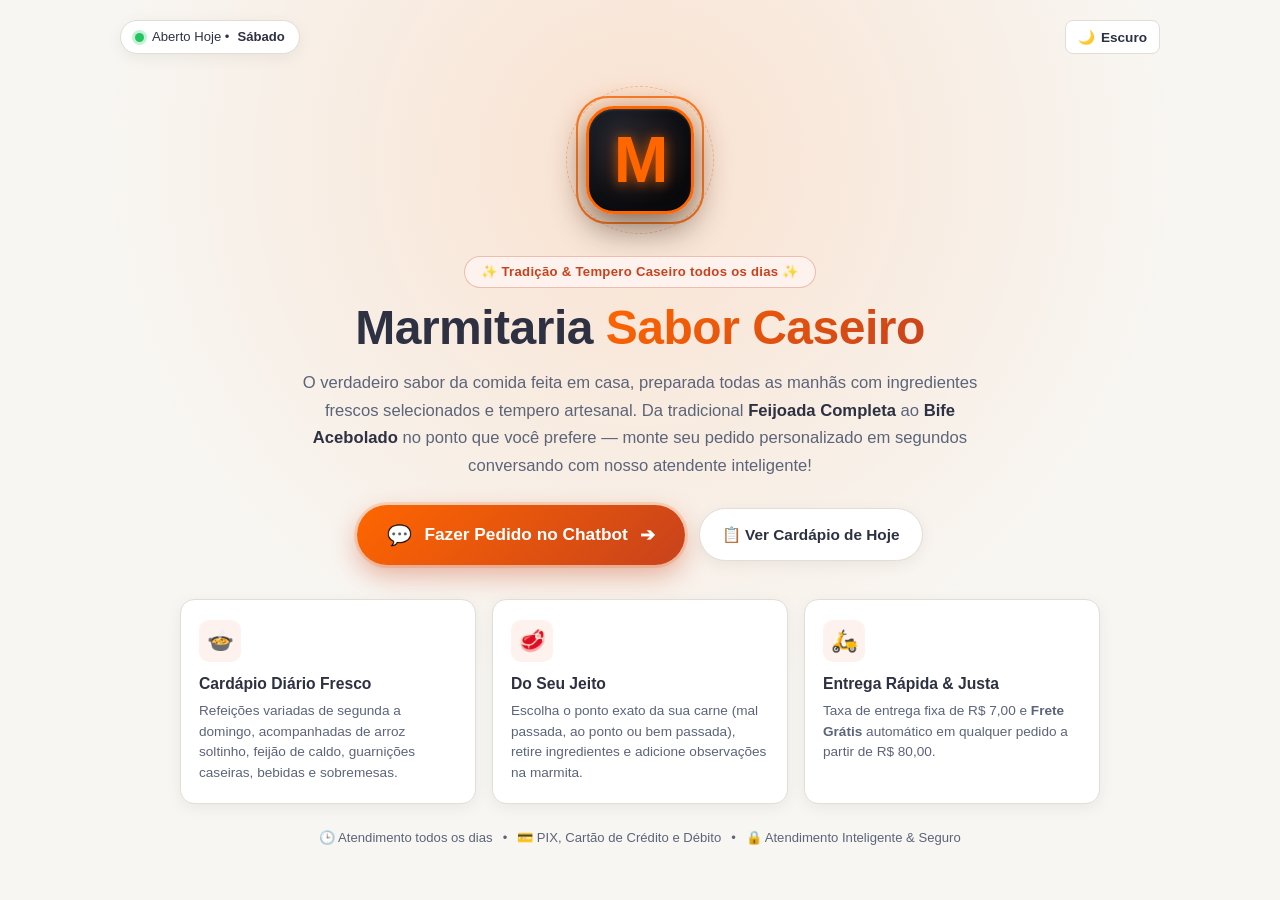
<file: index.html>
<!DOCTYPE html>
<html lang="pt-BR">

<head>
  <meta charset="UTF-8">
  <meta name="viewport" content="width=device-width, initial-scale=1.0">
  <title>Marmitaria Sabor Caseiro - Pedidos Online</title>

  <!-- Content Security Policy estrita para proteção no navegador -->
  <meta http-equiv="Content-Security-Policy"
    content="default-src 'self'; script-src 'self'; style-src 'self' 'unsafe-inline'; connect-src 'self' https://generativelanguage.googleapis.com; img-src 'self' data:; font-src 'self';">

  <link rel="stylesheet" href="styles.css">
  <link rel="icon"
    href="data:image/svg+xml,<svg xmlns=%22http://www.w3.org/2000/svg%22 viewBox=%220 0 100 100%22><rect width=%22100%22 height=%22100%22 rx=%2222%22 fill=%22%23111111%22/><text x=%2250%25%22 y=%2254%25%22 font-family=%22system-ui, -apple-system, sans-serif%22 font-weight=%22900%22 font-size=%2268%22 fill=%22%23ff6600%22 text-anchor=%22middle%22 dominant-baseline=%22central%22>M</text></svg>">
</head>

<body>

  <!-- ========================================================
       TELA INICIAL DE APRESENTAÇÃO (LANDING PAGE)
       ======================================================== -->
  <section id="tela-inicial" class="tela-inicial" aria-label="Apresentação da Marmitaria Sabor Caseiro">
    <!-- Barra superior discreta da Tela Inicial -->
    <div class="tela-inicial-topo">
      <span class="selo-funcionamento">
        <span class="ponto-online" aria-hidden="true"></span>
        Aberto Hoje • <strong id="dia-hoje-inicial">Cardápio Fresquinho</strong>
      </span>

      <button id="btn-toggle-tema-inicial" class="btn-icone" type="button" aria-label="Alternar modo escuro ou claro" title="Alternar Modo Escuro / Claro">
        <span id="icone-tema-inicial">🌙</span>
        <span id="texto-tema-inicial">Escuro</span>
      </button>
    </div>

    <!-- Conteúdo Central da Apresentação -->
    <div class="tela-inicial-conteudo">

      <!-- Animação de Apresentação da Logo (M Laranja no Fundo Preto) -->
      <div class="logo-apresentacao-palco" aria-hidden="true">
        <div class="anel-pulso anel-pulso-1"></div>
        <div class="anel-pulso anel-pulso-2"></div>
        <div class="anel-orbita"></div>
        <div class="logo-hero-card">
          <span class="logo-hero-letra">M</span>
        </div>
      </div>

      <span class="badge-subtitulo-hero">✨ Tradição &amp; Tempero Caseiro todos os dias ✨</span>

      <h1 class="titulo-hero">
        Marmitaria <span class="destaque-laranja">Sabor Caseiro</span>
      </h1>

      <p class="descricao-hero">
        O verdadeiro sabor da comida feita em casa, preparada todas as manhãs com ingredientes frescos selecionados e tempero artesanal. Da tradicional <strong>Feijoada Completa</strong> ao <strong>Bife Acebolado</strong> no ponto que você prefere — monte seu pedido personalizado em segundos conversando com nosso atendente inteligente!
      </p>

      <!-- Botões de Ação (Link para a Tela do Chatbot) -->
      <div class="acoes-hero">
        <a href="#chat" id="btn-ir-chatbot" class="btn-cta-chatbot" role="button">
          <span class="cta-icone" aria-hidden="true">💬</span>
          <span>Fazer Pedido no Chatbot</span>
          <span class="cta-seta" aria-hidden="true">➔</span>
        </a>

        <a href="#cardapio" id="btn-ir-cardapio-inicial" class="btn-cta-secundario" role="button">
          <span>📋 Ver Cardápio de Hoje</span>
        </a>
      </div>

      <!-- Cards Descritivos dos Diferenciais da Marmitaria -->
      <div class="grade-diferenciais">
        <article class="card-diferencial">
          <div class="icone-diferencial" aria-hidden="true">🍲</div>
          <h3>Cardápio Diário Fresco</h3>
          <p>Refeições variadas de segunda a domingo, acompanhadas de arroz soltinho, feijão de caldo, guarnições caseiras, bebidas e sobremesas.</p>
        </article>

        <article class="card-diferencial">
          <div class="icone-diferencial" aria-hidden="true">🥩</div>
          <h3>Do Seu Jeito</h3>
          <p>Escolha o ponto exato da sua carne (mal passada, ao ponto ou bem passada), retire ingredientes e adicione observações na marmita.</p>
        </article>

        <article class="card-diferencial">
          <div class="icone-diferencial" aria-hidden="true">🛵</div>
          <h3>Entrega Rápida &amp; Justa</h3>
          <p>Taxa de entrega fixa de R$ 7,00 e <strong>Frete Grátis</strong> automático em qualquer pedido a partir de R$ 80,00.</p>
        </article>
      </div>

      <!-- Rodapé Informativo da Tela Inicial -->
      <div class="faixa-info-hero">
        <span>🕒 Atendimento todos os dias</span>
        <span>•</span>
        <span>💳 PIX, Cartão de Crédito e Débito</span>
        <span>•</span>
        <span>🔒 Atendimento Inteligente &amp; Seguro</span>
      </div>

    </div>
  </section>

  <!-- ========================================================
       TELA DO CHATBOT DE ATENDIMENTO
       ======================================================== -->
  <div id="tela-chatbot" class="tela-chatbot oculta">

  <!-- Cabeçalho Principal -->
  <header class="cabecalho-app" role="banner">
    <a href="#inicio" id="link-marca-inicio" class="marca-container" title="Voltar para a Tela Inicial" style="text-decoration: none; color: inherit;">
      <div class="marca-logo" aria-hidden="true">
        <span class="logo-letra-m">M</span>
      </div>
      <div class="marca-titulos">
        <h1>Marmitaria Sabor Caseiro</h1>
        <p>Almoço caseiro fresquinho todos os dias</p>
      </div>
    </a>

    <div class="cabecalho-acoes">
      <a href="#inicio" id="btn-voltar-inicio" class="btn-icone" title="Voltar para a Tela Inicial de Apresentação" style="text-decoration: none;">
        <span>🏠 Início</span>
      </a>

      <span id="status-api-badge" class="status-badge pendente" title="Status de conexão com a API Gemini">Chave
        Pendente</span>

      <button id="btn-toggle-tema" class="btn-icone" aria-label="Alternar modo escuro ou claro" title="Alternar Modo Escuro / Claro">
        <span id="icone-tema">🌙</span>
        <span id="texto-tema">Escuro</span>
      </button>

      <button id="btn-toggle-painel" class="btn-icone" aria-label="Abrir ou fechar carrinho de compras" title="Ver Carrinho de Compras">
        <span>🛒 Carrinho</span>
        <span id="badge-contador-carrinho" class="badge-contador" style="display: none;">0</span>
      </button>

      <button id="btn-abrir-config" class="btn-icone" aria-label="Abrir configurações de API">
        <span>⚙️ Config</span>
      </button>
    </div>
  </header>

  <!-- Banner de Aviso caso API Key não esteja configurada -->
  <div id="alerta-sem-chave" class="banner-alerta" role="alert">
    ⚠️ <strong>Atenção:</strong> Nenhuma API Key informada. Clique aqui para configurar sua chave do Gemini e conversar
    com o atendente.
  </div>

  <!-- Layout Principal da Aplicação -->
  <main class="conteudo-principal">

    <!-- Seção do Chat -->
    <section class="area-chat" aria-label="Chat de Atendimento">

      <!-- Barra de Atalhos Rápidos com Botão de Cardápio Destacado à Direita (abaixo de Carrinho e Config) -->
      <nav class="barra-atalhos" aria-label="Ações rápidas">
        <div class="atalhos-scroll">
          <button id="btn-atalho-carrinho" class="btn-atalho" type="button">🛍️ Ver meu pedido</button>
          <button id="btn-atalho-limpar" class="btn-atalho" type="button">🔄 Limpar conversa</button>
          <a href="tests.html" class="btn-atalho" style="text-decoration: none; color: inherit;" target="_blank">🛡️ Painel de Testes Guardrails</a>
        </div>

        <!-- Botão destacado do Cardápio posicionado no canto superior direito abaixo do Carrinho e Config -->
        <button id="btn-abrir-cardapio-topo" class="btn-cardapio-destaque" type="button" aria-label="Abrir cardápio do dia" title="Abrir Cardápio do Dia">
          <span class="icone-cardapio-destaque">📋</span>
          <span class="texto-cardapio-destaque">Cardápio do Dia</span>
        </button>
      </nav>

      <!-- Mensagens da Conversa -->
      <div id="chat-mensagens" class="mensagens-container" role="log" aria-live="polite" aria-atomic="false">
        <!-- As mensagens serão inseridas via JavaScript com textContent seguro -->
      </div>

      <!-- Indicador de Digitando -->
      <div id="indicador-digitando" class="indicador-digitando" aria-live="polite">
        <span class="bolinha"></span>
        <span class="bolinha"></span>
        <span class="bolinha"></span>
        <span class="texto-digitando">Atendente digitando...</span>
      </div>

      <!-- Formulário de Envio -->
      <footer class="area-entrada">
        <form id="form-chat" class="form-chat" autocomplete="off">
          <label for="input-mensagem" class="sr-only"
            style="position: absolute; width: 1px; height: 1px; padding: 0; margin: -1px; overflow: hidden; clip: rect(0,0,0,0); border: 0;">Sua
            mensagem</label>
          <input type="text" id="input-mensagem" class="input-mensagem"
            placeholder="Ex.: Quero 2 marmitas de bife sem cebola e um suco de laranja..." maxlength="500" required>
          <button type="submit" id="btn-enviar" class="btn-enviar" aria-label="Enviar mensagem">
            <span>Enviar</span>
            <span aria-hidden="true">➔</span>
          </button>
        </form>
      </footer>
    </section>

    <!-- Fundo escurecido ao abrir o painel lateral -->
    <div id="painel-backdrop" class="painel-backdrop" aria-hidden="true"></div>

    <!-- Painel Lateral: Cardápio e Carrinho em Tempo Real -->
    <aside id="painel-lateral" class="painel-lateral" aria-label="Cardápio do dia e Carrinho de compras">
      <div class="painel-topo">
        <div class="abas-navegacao" role="tablist">
          <button id="aba-btn-carrinho" class="aba-btn ativa" role="tab" aria-selected="true"
            aria-controls="aba-conteudo-carrinho">
            🛍️ Carrinho
          </button>
          <button id="aba-btn-cardapio" class="aba-btn" role="tab" aria-selected="false"
            aria-controls="aba-conteudo-cardapio">
            📋 Cardápio
          </button>
        </div>
        <button id="btn-fechar-painel" class="btn-fechar-painel" aria-label="Fechar painel lateral">✕</button>
      </div>

      <div class="painel-conteudo">
        <!-- Conteúdo Carrinho -->
        <div id="aba-conteudo-carrinho" class="aba-conteudo ativo" role="tabpanel">
          <div id="carrinho-vazio-aviso" class="carrinho-vazio-aviso">
            <p>Seu carrinho está vazio.</p>
            <p style="margin-top: 6px; font-size: 0.8rem;">Peça pelo chat ou clique em "+ Pedir" na aba Cardápio!</p>
          </div>

          <div id="lista-itens-carrinho" class="lista-itens-carrinho"></div>

          <div id="carrinho-totais-container" class="carrinho-totais-container" style="display: none;">
            <div class="linha-total">
              <span>Subtotal dos itens:</span>
              <strong id="resumo-subtotal">R$ 0,00</strong>
            </div>
            <div class="linha-total">
              <span>Taxa de Entrega:</span>
              <strong id="resumo-frete">R$ 7,00</strong>
            </div>
            <div class="linha-total destaque">
              <span>Total a pagar:</span>
              <strong id="resumo-total">R$ 0,00</strong>
            </div>
            <div id="aviso-frete-gratis" class="aviso-frete-gratis" style="display: none;"></div>
          </div>
        </div>

        <!-- Conteúdo Cardápio -->
        <div id="aba-conteudo-cardapio" class="aba-conteudo" role="tabpanel">
          <div class="cabecalho-cardapio-dia">
            Pratos disponíveis hoje (<span id="nome-dia-cardapio"></span>)
          </div>
          <div id="lista-cardapio" class="lista-cardapio"></div>
        </div>
      </div>
    </aside>

  </main>
  </div><!-- Fim de #tela-chatbot -->

  <!-- Modal de Configurações da API Key -->
  <div id="modal-config" class="modal-overlay" role="dialog" aria-modal="true" aria-labelledby="modal-config-titulo">
    <div class="modal-card">
      <div class="modal-cabecalho">
        <h3 id="modal-config-titulo">⚙️ Configurações da API Gemini</h3>
        <button id="btn-fechar-config" class="btn-fechar-modal" aria-label="Fechar configurações">✕</button>
      </div>

      <form id="form-config">
        <div class="modal-corpo">
          <div class="aviso-seguranca-box">
            🔒 <strong>100% Client-Side &amp; Sem Servidor:</strong> Esta aplicação roda inteiramente no seu navegador.
            Nenhuma chave de API é enviada para servidores próprios nem salva em repositórios.
          </div>

          <div class="form-grupo">
            <label for="input-api-key">API Key do Google Gemini:</label>
            <input type="password" id="input-api-key" class="input-config" placeholder="Cole sua chave AIzaSy..."
              required>
            <span class="ajuda-texto">
              Obtenha gratuitamente no <a href="https://aistudio.google.com/app/apikey" target="_blank"
                rel="noopener noreferrer">Google AI Studio</a>.
            </span>
          </div>

          <div class="form-grupo">
            <label for="select-modelo">Modelo LLM:</label>
            <select id="select-modelo" class="select-config">
              <option value="gemini-2.0-flash" selected>gemini-2.0-flash (Recomendado - Sem fila e estável)</option>
              <option value="gemini-2.5-flash-lite">gemini-2.5-flash-lite (Leve e Econômico)</option>
              <option value="gemini-1.5-flash">gemini-1.5-flash (Versão Estável)</option>
              <option value="gemini-3.8-flash">gemini-3.8-flash (Preview - Sujeito a fila no Google)</option>
              <option value="demo-simulado">demo-simulado (Modo Demonstração Offline)</option>
            </select>
          </div>

          <div class="form-grupo">
            <label class="checkbox-grupo">
              <input type="checkbox" id="check-lembrar-chave">
              <span>Lembrar neste navegador (Salvar em localStorage)</span>
            </label>
            <span class="ajuda-texto" style="margin-left: 24px;">
              ⚠️ <em>Por padrão, a chave fica apenas em <code>sessionStorage</code> (apagada ao fechar a aba). Marque
                apenas se estiver em seu computador pessoal.</em>
            </span>
          </div>
        </div>

        <div class="modal-rodape" style="display: flex; justify-content: space-between; align-items: center; flex-wrap: wrap; gap: 8px;">
          <button type="button" id="btn-usar-demo" class="btn-secundario" style="background-color: #f0fdf4; color: #166534; border-color: #bbf7d0;">💡 Usar Modo Demo (Sem Chave)</button>
          <div style="display: flex; gap: 8px;">
            <button type="button" id="btn-cancelar-config" class="btn-secundario">Cancelar</button>
            <button type="submit" class="btn-primario">Salvar Configurações</button>
          </div>
        </div>
      </form>
    </div>
  </div>

  <!-- Toast de Notificações -->
  <div id="toast-notificacao" class="toast-notificacao" role="status" aria-live="polite"></div>

  <!-- Scripts ES Modules -->
  <script type="module" src="src/app.js"></script>
</body>

</html>
</file>
<file: styles.css>
/**
 * styles.css - Identidade visual moderna, responsiva e acessível
 * Marmitaria Sabor Caseiro
 */

:root {
  --cor-primaria: #c8421c;
  --cor-primaria-hover: #a83312;
  --cor-primaria-suave: #fdf2ee;
  --cor-secundaria: #2e7d32;
  --cor-secundaria-hover: #1b5e20;
  --cor-fundo: #f8f6f2;
  --cor-superficie: #ffffff;
  --cor-texto: #2d3142;
  --cor-texto-suave: #5c6479;
  --cor-borda: #e2ddd5;
  --cor-balao-usuario: #c8421c;
  --cor-balao-usuario-texto: #ffffff;
  --cor-balao-agente: #ffffff;
  --cor-balao-agente-texto: #2d3142;
  --cor-destaque-amarelo: #fef9e7;
  --cor-destaque-borda: #f7dc6f;
  --cor-alerta: #b71c1c;
  --cor-alerta-fundo: #ffebee;
  --cor-sucesso: #2e7d32;
  --raio-borda-sm: 8px;
  --raio-borda-md: 14px;
  --raio-borda-lg: 20px;
  --sombra-card: 0 4px 16px rgba(0, 0, 0, 0.06);
  --sombra-elevada: 0 10px 30px rgba(0, 0, 0, 0.12);
  --transicao-suave: all 0.25s ease;
}

* {
  box-sizing: border-box;
  margin: 0;
  padding: 0;
}

body {
  font-family: -apple-system, BlinkMacSystemFont, 'Segoe UI', Roboto, Helvetica, Arial, sans-serif;
  background-color: var(--cor-fundo);
  color: var(--cor-texto);
  line-height: 1.5;
  height: 100vh;
  display: flex;
  flex-direction: column;
  overflow: hidden;
}

/* Header Principal */
.cabecalho-app {
  background-color: var(--cor-superficie);
  border-bottom: 1px solid var(--cor-borda);
  padding: 10px 20px;
  display: flex;
  justify-content: space-between;
  align-items: center;
  z-index: 10;
  flex-shrink: 0;
}

.marca-container {
  display: flex;
  align-items: center;
  gap: 12px;
}

.marca-logo {
  background-color: #0d0e12;
  border: 2px solid #ff6600;
  width: 44px;
  height: 44px;
  display: flex;
  align-items: center;
  justify-content: center;
  border-radius: var(--raio-borda-md);
  box-shadow: 0 2px 10px rgba(0, 0, 0, 0.35);
  flex-shrink: 0;
  transition: transform 0.2s ease;
}

.marca-logo:hover {
  transform: scale(1.05);
}

.marca-logo .logo-letra-m {
  color: #ff6600;
  font-family: -apple-system, BlinkMacSystemFont, 'Segoe UI', Roboto, Helvetica, Arial, sans-serif;
  font-weight: 900;
  font-size: 1.65rem;
  line-height: 1;
  letter-spacing: -0.5px;
  user-select: none;
  text-shadow: 0 1px 4px rgba(255, 102, 0, 0.35);
}

.marca-titulos h1 {
  font-size: 1.15rem;
  font-weight: 700;
  color: var(--cor-primaria);
  line-height: 1.2;
}

.marca-titulos p {
  font-size: 0.8rem;
  color: var(--cor-texto-suave);
}

.cabecalho-acoes {
  display: flex;
  align-items: center;
  gap: 10px;
}

.status-badge {
  font-size: 0.75rem;
  font-weight: 600;
  padding: 4px 10px;
  border-radius: 20px;
  display: inline-flex;
  align-items: center;
  gap: 6px;
}

.status-badge.conectada {
  background-color: #e8f5e9;
  color: var(--cor-secundaria);
  border: 1px solid #c8e6c9;
}

.status-badge.conectada::before {
  content: '';
  width: 8px;
  height: 8px;
  border-radius: 50%;
  background-color: var(--cor-secundaria);
}

.status-badge.pendente {
  background-color: var(--cor-alerta-fundo);
  color: var(--cor-alerta);
  border: 1px solid #ffcdd2;
}

.status-badge.pendente::before {
  content: '';
  width: 8px;
  height: 8px;
  border-radius: 50%;
  background-color: var(--cor-alerta);
}

.btn-icone {
  background: var(--cor-superficie);
  border: 1px solid var(--cor-borda);
  border-radius: var(--raio-borda-sm);
  padding: 8px 12px;
  cursor: pointer;
  display: inline-flex;
  align-items: center;
  gap: 6px;
  font-size: 0.85rem;
  font-weight: 600;
  color: var(--cor-texto);
  transition: var(--transicao-suave);
  position: relative;
}

.btn-icone:hover {
  background-color: #f1ede8;
}

.badge-contador {
  background-color: var(--cor-primaria);
  color: white;
  border-radius: 12px;
  padding: 2px 7px;
  font-size: 0.7rem;
  font-weight: bold;
}

/* Banner de Alerta Sem Chave */
.banner-alerta {
  background-color: #fff3cd;
  color: #856404;
  border-bottom: 1px solid #ffeeba;
  padding: 8px 16px;
  font-size: 0.85rem;
  text-align: center;
  cursor: pointer;
  transition: var(--transicao-suave);
}

.banner-alerta:hover {
  background-color: #ffe8a1;
}

/* Layout Principal */
.conteudo-principal {
  flex: 1;
  display: flex;
  overflow: hidden;
  position: relative;
}

/* Área de Chat */
.area-chat {
  flex: 1;
  display: flex;
  flex-direction: column;
  height: 100%;
  background-color: var(--cor-fundo);
  position: relative;
}

.barra-atalhos {
  background-color: rgba(255, 255, 255, 0.7);
  backdrop-filter: blur(8px);
  border-bottom: 1px solid var(--cor-borda);
  padding: 8px 16px;
  display: flex;
  justify-content: space-between;
  align-items: center;
  gap: 12px;
  flex-shrink: 0;
}

.atalhos-scroll {
  display: flex;
  gap: 8px;
  overflow-x: auto;
  align-items: center;
  flex: 1;
}

/* Botão destacado do Cardápio abaixo de Carrinho e Configuração */
.btn-cardapio-destaque {
  background: linear-gradient(135deg, #c8421c 0%, #e05326 100%);
  color: #ffffff;
  border: 1px solid #b33916;
  border-radius: 20px;
  padding: 7px 16px;
  font-size: 0.85rem;
  font-weight: 700;
  display: inline-flex;
  align-items: center;
  gap: 6px;
  cursor: pointer;
  white-space: nowrap;
  box-shadow: 0 3px 10px rgba(200, 66, 28, 0.28);
  transition: var(--transicao-suave);
  flex-shrink: 0;
}

.btn-cardapio-destaque:hover {
  background: linear-gradient(135deg, #b33916 0%, #c8421c 100%);
  box-shadow: 0 5px 14px rgba(200, 66, 28, 0.42);
  transform: translateY(-1px);
}

.btn-cardapio-destaque:active {
  transform: translateY(0);
}

.icone-cardapio-destaque {
  font-size: 1.05rem;
}

.btn-atalho {
  background-color: var(--cor-superficie);
  border: 1px solid var(--cor-borda);
  border-radius: 16px;
  padding: 6px 14px;
  font-size: 0.8rem;
  font-weight: 500;
  cursor: pointer;
  white-space: nowrap;
  color: var(--cor-texto);
  transition: var(--transicao-suave);
}

.btn-atalho:hover {
  background-color: var(--cor-primaria-suave);
  border-color: var(--cor-primaria);
  color: var(--cor-primaria);
}

.mensagens-container {
  flex: 1;
  overflow-y: auto;
  padding: 16px 20px;
  display: flex;
  flex-direction: column;
  gap: 14px;
}

/* Balões de Mensagem */
.mensagem-wrapper {
  display: flex;
  gap: 10px;
  max-width: 82%;
  animation: surgimento 0.25s ease-out;
}

@keyframes surgimento {
  from { opacity: 0; transform: translateY(8px); }
  to { opacity: 1; transform: translateY(0); }
}

.mensagem-wrapper.usuario {
  align-self: flex-end;
  flex-direction: row-reverse;
}

.mensagem-wrapper.agente {
  align-self: flex-start;
}

.avatar-agente {
  width: 36px;
  height: 36px;
  border-radius: 50%;
  background-color: #0d0e12;
  border: 1.5px solid #ff6600;
  color: #ff6600;
  display: flex;
  align-items: center;
  justify-content: center;
  font-weight: 900;
  font-size: 1.15rem;
  font-family: -apple-system, BlinkMacSystemFont, 'Segoe UI', Roboto, sans-serif;
  flex-shrink: 0;
  box-shadow: 0 2px 6px rgba(0, 0, 0, 0.25);
  user-select: none;
}

.balao {
  padding: 12px 16px;
  border-radius: var(--raio-borda-md);
  font-size: 0.95rem;
  box-shadow: 0 1px 4px rgba(0, 0, 0, 0.05);
  word-break: break-word;
}

.balao.usuario {
  background-color: var(--cor-balao-usuario);
  color: var(--cor-balao-usuario-texto);
  border-bottom-right-radius: 4px;
}

.balao.agente {
  background-color: var(--cor-balao-agente);
  color: var(--cor-balao-agente-texto);
  border-bottom-left-radius: 4px;
  border: 1px solid var(--cor-borda);
}

.conteudo-balao strong {
  font-weight: 700;
}

/* Card de Pedido Finalizado no Chat */
.card-pedido-finalizado {
  margin-top: 12px;
  padding: 12px;
  background-color: var(--cor-destaque-amarelo);
  border: 1px solid var(--cor-destaque-borda);
  border-radius: var(--raio-borda-sm);
  display: flex;
  flex-direction: column;
  gap: 8px;
}

.titulo-pedido-finalizado {
  font-weight: 700;
  color: var(--cor-secundaria);
  font-size: 0.9rem;
}

.btn-copiar-resumo {
  background-color: var(--cor-secundaria);
  color: white;
  border: none;
  border-radius: 6px;
  padding: 8px 12px;
  font-size: 0.85rem;
  font-weight: 600;
  cursor: pointer;
  transition: var(--transicao-suave);
}

.btn-copiar-resumo:hover {
  background-color: var(--cor-secundaria-hover);
}

/* Indicador de Digitando */
.indicador-digitando {
  display: none;
  align-items: center;
  gap: 6px;
  padding: 10px 16px;
  background-color: var(--cor-superficie);
  border: 1px solid var(--cor-borda);
  border-radius: 18px;
  width: fit-content;
  margin-left: 46px;
  margin-bottom: 8px;
}

.bolinha {
  width: 7px;
  height: 7px;
  background-color: var(--cor-primaria);
  border-radius: 50%;
  animation: pulo 1.4s infinite ease-in-out both;
}

.bolinha:nth-child(1) { animation-delay: -0.32s; }
.bolinha:nth-child(2) { animation-delay: -0.16s; }

@keyframes pulo {
  0%, 80%, 100% { transform: scale(0); opacity: 0.4; }
  40% { transform: scale(1); opacity: 1; }
}

.texto-digitando {
  font-size: 0.8rem;
  color: var(--cor-texto-suave);
  margin-left: 4px;
}

/* Barra de Entrada de Mensagem */
.area-entrada {
  background-color: var(--cor-superficie);
  border-top: 1px solid var(--cor-borda);
  padding: 12px 16px;
  flex-shrink: 0;
}

.form-chat {
  display: flex;
  gap: 10px;
  align-items: center;
}

.input-mensagem {
  flex: 1;
  padding: 12px 16px;
  border: 1px solid var(--cor-borda);
  border-radius: var(--raio-borda-md);
  font-size: 0.95rem;
  outline: none;
  transition: var(--transicao-suave);
  background-color: #faf9f7;
}

.input-mensagem:focus {
  border-color: var(--cor-primaria);
  background-color: #ffffff;
  box-shadow: 0 0 0 3px rgba(200, 66, 28, 0.15);
}

.btn-enviar {
  background-color: var(--cor-primaria);
  color: white;
  border: none;
  border-radius: var(--raio-borda-md);
  padding: 12px 20px;
  font-size: 0.95rem;
  font-weight: 600;
  cursor: pointer;
  display: flex;
  align-items: center;
  gap: 6px;
  transition: var(--transicao-suave);
}

.btn-enviar:hover:not(:disabled) {
  background-color: var(--cor-primaria-hover);
}

.btn-enviar:disabled {
  opacity: 0.6;
  cursor: not-allowed;
}

/* Fundo escurecido (Backdrop) do Painel Lateral */
.painel-backdrop {
  position: absolute;
  top: 0;
  left: 0;
  width: 100%;
  height: 100%;
  background-color: rgba(0, 0, 0, 0.4);
  backdrop-filter: blur(2px);
  opacity: 0;
  visibility: hidden;
  transition: opacity 0.3s ease, visibility 0.3s ease;
  z-index: 85;
}

.painel-backdrop.ativo {
  opacity: 1;
  visibility: visible;
}

/* Painel Lateral / Drawer (Abre sob demanda quando solicitado) */
.painel-lateral {
  position: absolute;
  top: 0;
  right: 0;
  width: 380px;
  max-width: 90vw;
  height: 100%;
  background-color: var(--cor-superficie);
  border-left: 1px solid var(--cor-borda);
  display: flex;
  flex-direction: column;
  transform: translateX(100%);
  transition: transform 0.32s cubic-bezier(0.16, 1, 0.3, 1);
  box-shadow: -6px 0 26px rgba(0, 0, 0, 0.16);
  z-index: 100;
}

.painel-lateral.aberto {
  transform: translateX(0);
}

.painel-topo {
  padding: 12px 16px;
  border-bottom: 1px solid var(--cor-borda);
  display: flex;
  justify-content: space-between;
  align-items: center;
}

.abas-navegacao {
  display: flex;
  gap: 8px;
}

.aba-btn {
  background: none;
  border: none;
  padding: 6px 12px;
  font-size: 0.9rem;
  font-weight: 600;
  color: var(--cor-texto-suave);
  cursor: pointer;
  border-bottom: 2px solid transparent;
  transition: var(--transicao-suave);
}

.aba-btn.ativa {
  color: var(--cor-primaria);
  border-bottom-color: var(--cor-primaria);
}

.btn-fechar-painel {
  background: none;
  border: none;
  font-size: 1.3rem;
  cursor: pointer;
  color: var(--cor-texto-suave);
  padding: 6px 10px;
  border-radius: var(--raio-borda-sm);
  display: flex;
  align-items: center;
  justify-content: center;
  transition: var(--transicao-suave);
}

.btn-fechar-painel:hover {
  background-color: rgba(200, 66, 28, 0.1);
  color: var(--cor-primaria);
}

.painel-conteudo {
  flex: 1;
  overflow-y: auto;
  padding: 16px;
}

.aba-conteudo {
  display: none;
}

.aba-conteudo.ativo {
  display: block;
}

/* Aba Cardápio */
.cabecalho-cardapio-dia {
  font-size: 0.85rem;
  color: var(--cor-secundaria);
  font-weight: 600;
  margin-bottom: 12px;
  background-color: #e8f5e9;
  padding: 6px 10px;
  border-radius: var(--raio-borda-sm);
}

.lista-cardapio {
  display: flex;
  flex-direction: column;
  gap: 12px;
}

.card-item-cardapio {
  background-color: #faf9f7;
  border: 1px solid var(--cor-borda);
  border-radius: var(--raio-borda-sm);
  padding: 12px;
  display: flex;
  flex-direction: column;
  gap: 6px;
}

.card-item-topo {
  display: flex;
  justify-content: space-between;
  align-items: baseline;
}

.card-item-topo h4 {
  font-size: 0.9rem;
  font-weight: 700;
  color: var(--cor-texto);
}

.card-item-preco {
  font-weight: 700;
  color: var(--cor-primaria);
  font-size: 0.9rem;
}

.card-item-desc {
  font-size: 0.8rem;
  color: var(--cor-texto-suave);
  line-height: 1.35;
}

.card-item-rodape {
  margin-top: 6px;
  display: flex;
  justify-content: space-between;
  align-items: center;
  gap: 8px;
}

.card-tags {
  display: flex;
  flex-wrap: wrap;
  gap: 4px;
}

.tag-cardapio {
  font-size: 0.7rem;
  background-color: #ece9e3;
  color: #4f5565;
  padding: 2px 6px;
  border-radius: 4px;
}

.btn-pedir-item {
  background-color: var(--cor-primaria-suave);
  color: var(--cor-primaria);
  border: 1px solid var(--cor-primaria);
  border-radius: 6px;
  padding: 4px 10px;
  font-size: 0.75rem;
  font-weight: 700;
  cursor: pointer;
  transition: var(--transicao-suave);
  white-space: nowrap;
}

.btn-pedir-item:hover {
  background-color: var(--cor-primaria);
  color: white;
}

/* Aba Carrinho */
.carrinho-vazio-aviso {
  text-align: center;
  color: var(--cor-texto-suave);
  padding: 30px 10px;
  font-size: 0.9rem;
}

.lista-itens-carrinho {
  display: flex;
  flex-direction: column;
  gap: 10px;
  margin-bottom: 16px;
}

.item-carrinho-row {
  background-color: #faf9f7;
  border: 1px solid var(--cor-borda);
  border-radius: var(--raio-borda-sm);
  padding: 10px 12px;
  display: flex;
  justify-content: space-between;
  align-items: center;
}

.item-carrinho-info {
  display: flex;
  flex-direction: column;
  gap: 2px;
  font-size: 0.85rem;
}

.item-carrinho-sub {
  font-size: 0.75rem;
  color: var(--cor-texto-suave);
}

.item-carrinho-custom {
  font-size: 0.75rem;
  color: #8c5208;
  font-style: italic;
}

.link-adicionar-obs {
  background: none;
  border: none;
  padding: 0;
  text-align: left;
  font-size: 0.72rem;
  color: #0d9488;
  cursor: pointer;
  text-decoration: underline;
  margin-top: 2px;
  display: block;
}

.link-adicionar-obs:hover {
  color: #0f766e;
}

.link-adicionar-obs.com-obs {
  color: #b45309;
  font-weight: 600;
  text-decoration: none;
  background-color: #fef3c7;
  padding: 2px 6px;
  border-radius: 4px;
  display: inline-block;
  margin-top: 4px;
}

.item-carrinho-acoes {
  display: flex;
  gap: 6px;
}

.btn-carrinho-acao {
  background: white;
  border: 1px solid var(--cor-borda);
  width: 26px;
  height: 26px;
  border-radius: 4px;
  cursor: pointer;
  font-weight: bold;
  font-size: 0.9rem;
  color: var(--cor-texto);
  display: flex;
  align-items: center;
  justify-content: center;
  transition: var(--transicao-suave);
}

.btn-carrinho-acao:hover {
  background-color: var(--cor-primaria-suave);
  border-color: var(--cor-primaria);
  color: var(--cor-primaria);
}

/* Totais do Carrinho */
.carrinho-totais-container {
  border-top: 2px dashed var(--cor-borda);
  padding-top: 14px;
}

.linha-total {
  display: flex;
  justify-content: space-between;
  font-size: 0.88rem;
  margin-bottom: 6px;
  color: var(--cor-texto-suave);
}

.linha-total.destaque {
  font-size: 1.05rem;
  font-weight: 700;
  color: var(--cor-texto);
  border-top: 1px solid var(--cor-borda);
  padding-top: 8px;
  margin-top: 8px;
}

.aviso-frete-gratis {
  margin-top: 10px;
  font-size: 0.8rem;
  font-weight: 600;
  text-align: center;
  padding: 6px;
  border-radius: 6px;
  background-color: #e8f5e9;
  color: var(--cor-secundaria);
}

/* Modal de Configurações */
.modal-overlay {
  display: none;
  pointer-events: none;
  position: fixed;
  top: 0;
  left: 0;
  width: 100vw;
  height: 100vh;
  background-color: rgba(0, 0, 0, 0.55);
  backdrop-filter: blur(4px);
  z-index: 1000;
  align-items: center;
  justify-content: center;
  padding: 16px;
}

.modal-overlay.ativo {
  display: flex;
  pointer-events: auto;
}

.modal-card {
  background-color: var(--cor-superficie);
  border-radius: var(--raio-borda-md);
  max-width: 500px;
  width: 100%;
  box-shadow: var(--sombra-elevada);
  overflow: hidden;
  animation: modalEntrada 0.25s ease-out;
}

@keyframes modalEntrada {
  from { opacity: 0; transform: scale(0.95); }
  to { opacity: 1; transform: scale(1); }
}

.modal-cabecalho {
  padding: 16px 20px;
  border-bottom: 1px solid var(--cor-borda);
  display: flex;
  justify-content: space-between;
  align-items: center;
}

.modal-cabecalho h3 {
  font-size: 1.1rem;
  color: var(--cor-primaria);
}

.btn-fechar-modal {
  background: none;
  border: none;
  font-size: 1.4rem;
  cursor: pointer;
  color: var(--cor-texto-suave);
}

.modal-corpo {
  padding: 20px;
  display: flex;
  flex-direction: column;
  gap: 16px;
}

.form-grupo {
  display: flex;
  flex-direction: column;
  gap: 6px;
}

.form-grupo label {
  font-size: 0.85rem;
  font-weight: 600;
  color: var(--cor-texto);
}

.input-config, .select-config {
  padding: 10px 12px;
  border: 1px solid var(--cor-borda);
  border-radius: var(--raio-borda-sm);
  font-size: 0.9rem;
  outline: none;
  background-color: #faf9f7;
}

.input-config:focus, .select-config:focus {
  border-color: var(--cor-primaria);
  background-color: #ffffff;
}

.ajuda-texto {
  font-size: 0.75rem;
  color: var(--cor-texto-suave);
  line-height: 1.35;
}

.aviso-seguranca-box {
  background-color: #fff9e6;
  border-left: 4px solid #f39c12;
  padding: 10px 12px;
  border-radius: 4px;
  font-size: 0.8rem;
  color: #795548;
}

.checkbox-grupo {
  display: flex;
  align-items: center;
  gap: 8px;
  font-size: 0.85rem;
  cursor: pointer;
}

.modal-rodape {
  padding: 14px 20px;
  background-color: #fbfaf8;
  border-top: 1px solid var(--cor-borda);
  display: flex;
  justify-content: flex-end;
  gap: 10px;
}

.btn-secundario {
  background: white;
  border: 1px solid var(--cor-borda);
  padding: 8px 16px;
  border-radius: var(--raio-borda-sm);
  font-weight: 600;
  cursor: pointer;
}

.btn-primario {
  background-color: var(--cor-primaria);
  color: white;
  border: none;
  padding: 8px 18px;
  border-radius: var(--raio-borda-sm);
  font-weight: 600;
  cursor: pointer;
  transition: var(--transicao-suave);
}

.btn-primario:hover {
  background-color: var(--cor-primaria-hover);
}

/* Toast de Notificação */
.toast-notificacao {
  position: fixed;
  bottom: 24px;
  left: 50%;
  transform: translateX(-50%) translateY(50px);
  background-color: #333333;
  color: white;
  padding: 10px 20px;
  border-radius: 30px;
  font-size: 0.85rem;
  box-shadow: var(--sombra-card);
  opacity: 0;
  visibility: hidden;
  transition: all 0.3s cubic-bezier(0.18, 0.89, 0.32, 1.28);
  z-index: 200;
}

.toast-notificacao.visivel {
  opacity: 1;
  visibility: visible;
  transform: translateX(-50%) translateY(0);
}

/* Responsividade Mobile-First e Desktop */
@media (max-width: 860px) {
  .mensagem-wrapper {
    max-width: 90%;
  }
}

/* ========================================================
   MODO ESCURO (DARK THEME)
   ======================================================== */
body.modo-escuro {
  --cor-fundo: #111419;
  --cor-superficie: #1a1e26;
  --cor-texto: #f1f5f9;
  --cor-texto-suave: #94a3b8;
  --cor-borda: #2d3340;
  --cor-balao-usuario: #c8421c;
  --cor-balao-usuario-texto: #ffffff;
  --cor-balao-agente: #212631;
  --cor-balao-agente-texto: #f8fafc;
  --cor-destaque-amarelo: #262115;
  --cor-destaque-borda: #594819;
  --cor-primaria-suave: #2a1b16;
  --sombra-card: 0 4px 18px rgba(0, 0, 0, 0.4);
}

body.modo-escuro .cabecalho-app,
body.modo-escuro .area-entrada,
body.modo-escuro .painel-lateral,
body.modo-escuro .modal-card {
  background-color: var(--cor-superficie);
}

body.modo-escuro .barra-atalhos {
  background-color: rgba(26, 30, 38, 0.85);
  border-bottom-color: var(--cor-borda);
}

body.modo-escuro .btn-icone,
body.modo-escuro .btn-atalho,
body.modo-escuro .btn-carrinho-acao,
body.modo-escuro .btn-secundario {
  background-color: #242a35;
  color: #f1f5f9;
  border-color: var(--cor-borda);
}

body.modo-escuro .btn-icone:hover,
body.modo-escuro .btn-atalho:hover,
body.modo-escuro .btn-carrinho-acao:hover,
body.modo-escuro .btn-secundario:hover {
  background-color: #313847;
}

body.modo-escuro .input-mensagem,
body.modo-escuro .input-config,
body.modo-escuro .select-config {
  background-color: #15181f;
  color: #f8fafc;
  border-color: var(--cor-borda);
}

body.modo-escuro .input-mensagem:focus,
body.modo-escuro .input-config:focus,
body.modo-escuro .select-config:focus {
  background-color: #1a1e26;
  border-color: var(--cor-primaria);
}

body.modo-escuro .card-item-cardapio,
body.modo-escuro .item-carrinho-row {
  background-color: #212631;
  border-color: var(--cor-borda);
}

body.modo-escuro .card-item-topo h4,
body.modo-escuro .item-carrinho-info strong {
  color: #f8fafc;
}

body.modo-escuro .tag-cardapio {
  background-color: #2c3342;
  color: #cbd5e1;
}

body.modo-escuro .cabecalho-cardapio-dia {
  background-color: #14281a;
  color: #4ade80;
}

body.modo-escuro .aviso-seguranca-box {
  background-color: #2c2514;
  color: #fde047;
  border-left-color: #eab308;
}

body.modo-escuro .modal-rodape {
  background-color: #15181f;
  border-top-color: var(--cor-borda);
}

body.modo-escuro .banner-alerta {
  background-color: #2d2410;
  color: #fef08a;
  border-bottom-color: #533f11;
}

body.modo-escuro .link-adicionar-obs {
  color: #2dd4bf;
}

body.modo-escuro .link-adicionar-obs.com-obs {
  background-color: #3b2c11;
  color: #fbbf24;
}

body.modo-escuro .indicador-digitando {
  background-color: #212631;
  border-color: var(--cor-borda);
}

body.modo-escuro .painel-backdrop {
  background-color: rgba(0, 0, 0, 0.7);
}

body.modo-escuro .btn-fechar-painel:hover {
  background-color: rgba(255, 255, 255, 0.08);
  color: #f87171;
}

body.modo-escuro .btn-cardapio-destaque {
  background: linear-gradient(135deg, #c8421c 0%, #e05326 100%);
  color: #ffffff;
  border-color: #ea580c;
  box-shadow: 0 3px 12px rgba(200, 66, 28, 0.5);
}

body.modo-escuro .btn-cardapio-destaque:hover {
  background: linear-gradient(135deg, #e05326 0%, #f97316 100%);
  box-shadow: 0 5px 16px rgba(234, 88, 12, 0.6);
}

/* ========================================================
   TELA INICIAL (LANDING PAGE) & ANIMAÇÃO DA LOGO
   ======================================================== */
.tela-chatbot {
  display: flex;
  flex-direction: column;
  height: 100vh;
  width: 100%;
  overflow: hidden;
  animation: fadeInTela 0.4s ease-out;
}

.tela-chatbot.oculta,
.tela-inicial.oculta {
  display: none !important;
}

@keyframes fadeInTela {
  from {
    opacity: 0;
    transform: translateY(8px);
  }
  to {
    opacity: 1;
    transform: translateY(0);
  }
}

.tela-inicial {
  flex: 1;
  height: 100vh;
  width: 100%;
  overflow-y: auto;
  display: flex;
  flex-direction: column;
  align-items: center;
  justify-content: space-between;
  padding: 20px 24px 32px;
  background:
    radial-gradient(circle at 50% 18%, rgba(255, 102, 0, 0.14) 0%, transparent 55%),
    var(--cor-fundo);
  position: relative;
  z-index: 50;
}

.tela-inicial-topo {
  width: 100%;
  max-width: 1040px;
  display: flex;
  justify-content: space-between;
  align-items: center;
  padding-bottom: 12px;
  flex-shrink: 0;
}

.selo-funcionamento {
  display: inline-flex;
  align-items: center;
  gap: 8px;
  background-color: var(--cor-superficie);
  border: 1px solid var(--cor-borda);
  padding: 6px 14px;
  border-radius: 30px;
  font-size: 0.82rem;
  color: var(--cor-texto);
  box-shadow: var(--sombra-card);
}

.ponto-online {
  width: 9px;
  height: 9px;
  border-radius: 50%;
  background-color: #22c55e;
  box-shadow: 0 0 0 3px rgba(34, 197, 94, 0.25);
  animation: piscarOnline 2s infinite ease-in-out;
}

@keyframes piscarOnline {
  0%, 100% { transform: scale(1); opacity: 1; }
  50% { transform: scale(1.25); opacity: 0.7; }
}

.tela-inicial-conteudo {
  max-width: 920px;
  width: 100%;
  margin: auto;
  display: flex;
  flex-direction: column;
  align-items: center;
  text-align: center;
  padding: 16px 0;
}

/* Palco de Animação de Apresentação da Logo */
.logo-apresentacao-palco {
  position: relative;
  width: 148px;
  height: 148px;
  display: flex;
  align-items: center;
  justify-content: center;
  margin-bottom: 22px;
}

.anel-pulso {
  position: absolute;
  inset: 10px;
  border-radius: 32px;
  border: 2px solid rgba(255, 102, 0, 0.55);
  pointer-events: none;
  animation: pulsoExpansivo 3.2s infinite cubic-bezier(0.16, 1, 0.3, 1);
}

.anel-pulso-2 {
  animation-delay: 1.6s;
}

@keyframes pulsoExpansivo {
  0% {
    transform: scale(0.85);
    opacity: 0.9;
  }
  100% {
    transform: scale(1.42);
    opacity: 0;
  }
}

.anel-orbita {
  position: absolute;
  inset: 0;
  border-radius: 50%;
  border: 1.5px dashed rgba(255, 102, 0, 0.35);
  animation: girarOrbita 18s linear infinite;
  pointer-events: none;
}

@keyframes girarOrbita {
  from { transform: rotate(0deg); }
  to { transform: rotate(360deg); }
}

.logo-hero-card {
  position: relative;
  width: 108px;
  height: 108px;
  background: radial-gradient(circle at 30% 25%, #22252e 0%, #090a0d 75%);
  border: 3px solid #ff6600;
  border-radius: 28px;
  display: flex;
  align-items: center;
  justify-content: center;
  box-shadow:
    0 14px 34px rgba(0, 0, 0, 0.45),
    0 0 28px rgba(255, 102, 0, 0.35),
    inset 0 1px 2px rgba(255, 255, 255, 0.15);
  overflow: hidden;
  animation:
    entradaDramaticaLogo 0.95s cubic-bezier(0.34, 1.56, 0.64, 1) forwards,
    flutuacaoSuaveLogo 4s ease-in-out 1s infinite;
}

/* Feixe de brilho passando pela logo */
.logo-hero-card::after {
  content: '';
  position: absolute;
  top: -60%;
  left: -120%;
  width: 70%;
  height: 220%;
  background: linear-gradient(
    90deg,
    transparent,
    rgba(255, 145, 77, 0.32),
    transparent
  );
  transform: rotate(28deg);
  animation: reflexoLuminoso 4.5s ease-in-out 0.8s infinite;
}

@keyframes entradaDramaticaLogo {
  0% {
    opacity: 0;
    transform: scale(0.2) rotate(-18deg);
  }
  70% {
    opacity: 1;
    transform: scale(1.08) rotate(3deg);
  }
  100% {
    opacity: 1;
    transform: scale(1) rotate(0deg);
  }
}

@keyframes flutuacaoSuaveLogo {
  0%, 100% {
    transform: translateY(0px);
    box-shadow:
      0 14px 34px rgba(0, 0, 0, 0.45),
      0 0 26px rgba(255, 102, 0, 0.32);
  }
  50% {
    transform: translateY(-7px);
    box-shadow:
      0 22px 42px rgba(0, 0, 0, 0.52),
      0 0 38px rgba(255, 102, 0, 0.55);
  }
}

@keyframes reflexoLuminoso {
  0% { left: -120%; }
  35%, 100% { left: 160%; }
}

.logo-hero-letra {
  color: #ff6600;
  font-family: -apple-system, BlinkMacSystemFont, 'Segoe UI', Roboto, Helvetica, Arial, sans-serif;
  font-weight: 900;
  font-size: 4.1rem;
  line-height: 1;
  letter-spacing: -2px;
  user-select: none;
  text-shadow:
    0 2px 12px rgba(255, 102, 0, 0.65),
    0 0 24px rgba(255, 102, 0, 0.35);
  animation: brilhoLetraM 2.8s ease-in-out infinite alternate;
}

@keyframes brilhoLetraM {
  from {
    filter: brightness(1);
  }
  to {
    filter: brightness(1.18);
  }
}

.badge-subtitulo-hero {
  display: inline-block;
  background-color: var(--cor-primaria-suave);
  color: var(--cor-primaria);
  border: 1px solid rgba(200, 66, 28, 0.3);
  padding: 5px 16px;
  border-radius: 20px;
  font-size: 0.82rem;
  font-weight: 700;
  letter-spacing: 0.3px;
  margin-bottom: 12px;
  animation: surgirElementoHero 0.6s ease-out 0.2s both;
}

.titulo-hero {
  font-size: clamp(2rem, 4.5vw, 3rem);
  font-weight: 900;
  color: var(--cor-texto);
  line-height: 1.15;
  margin-bottom: 14px;
  letter-spacing: -0.5px;
  animation: surgirElementoHero 0.6s ease-out 0.32s both;
}

.titulo-hero .destaque-laranja {
  background: linear-gradient(135deg, #ff6600 0%, #c8421c 100%);
  -webkit-background-clip: text;
  background-clip: text;
  -webkit-text-fill-color: transparent;
}

.descricao-hero {
  max-width: 680px;
  font-size: 1.04rem;
  color: var(--cor-texto-suave);
  line-height: 1.65;
  margin-bottom: 26px;
  animation: surgirElementoHero 0.6s ease-out 0.44s both;
}

.descricao-hero strong {
  color: var(--cor-texto);
}

/* Botões de Link para a Tela do Chatbot */
.acoes-hero {
  display: flex;
  flex-wrap: wrap;
  gap: 14px;
  justify-content: center;
  align-items: center;
  margin-bottom: 34px;
  animation: surgirElementoHero 0.6s ease-out 0.56s both;
}

.btn-cta-chatbot {
  display: inline-flex;
  align-items: center;
  gap: 12px;
  background: linear-gradient(135deg, #ff6600 0%, #c8421c 100%);
  color: #ffffff;
  text-decoration: none;
  font-size: 1.08rem;
  font-weight: 800;
  padding: 15px 30px;
  border-radius: 50px;
  box-shadow:
    0 10px 26px rgba(200, 66, 28, 0.38),
    0 0 0 3px rgba(255, 102, 0, 0.18);
  transition: transform 0.22s ease, box-shadow 0.22s ease, filter 0.22s ease;
  cursor: pointer;
}

.btn-cta-chatbot:hover {
  transform: translateY(-3px) scale(1.02);
  box-shadow:
    0 14px 32px rgba(200, 66, 28, 0.5),
    0 0 0 5px rgba(255, 102, 0, 0.25);
  filter: brightness(1.05);
}

.btn-cta-chatbot:active {
  transform: translateY(0) scale(0.99);
}

.btn-cta-chatbot .cta-icone {
  font-size: 1.25rem;
}

.btn-cta-chatbot .cta-seta {
  font-size: 1.15rem;
  transition: transform 0.22s ease;
}

.btn-cta-chatbot:hover .cta-seta {
  transform: translateX(5px);
}

.btn-cta-secundario {
  display: inline-flex;
  align-items: center;
  gap: 8px;
  background-color: var(--cor-superficie);
  color: var(--cor-texto);
  border: 1.5px solid var(--cor-borda);
  text-decoration: none;
  font-size: 0.96rem;
  font-weight: 700;
  padding: 14px 22px;
  border-radius: 50px;
  box-shadow: var(--sombra-card);
  transition: var(--transicao-suave);
  cursor: pointer;
}

.btn-cta-secundario:hover {
  border-color: #ff6600;
  color: #ff6600;
  transform: translateY(-2px);
}

/* Grade de Cards Descritivos */
.grade-diferenciais {
  display: grid;
  grid-template-columns: repeat(auto-fit, minmax(240px, 1fr));
  gap: 16px;
  width: 100%;
  margin-bottom: 24px;
  animation: surgirElementoHero 0.65s ease-out 0.68s both;
}

.card-diferencial {
  background-color: var(--cor-superficie);
  border: 1px solid var(--cor-borda);
  border-radius: var(--raio-borda-md);
  padding: 20px 18px;
  text-align: left;
  box-shadow: var(--sombra-card);
  transition: transform 0.22s ease, border-color 0.22s ease;
}

.card-diferencial:hover {
  transform: translateY(-4px);
  border-color: rgba(255, 102, 0, 0.5);
}

.icone-diferencial {
  width: 42px;
  height: 42px;
  border-radius: 10px;
  background-color: var(--cor-primaria-suave);
  display: flex;
  align-items: center;
  justify-content: center;
  font-size: 1.35rem;
  margin-bottom: 10px;
}

.card-diferencial h3 {
  font-size: 0.98rem;
  font-weight: 700;
  color: var(--cor-texto);
  margin-bottom: 6px;
}

.card-diferencial p {
  font-size: 0.85rem;
  color: var(--cor-texto-suave);
  line-height: 1.5;
}

.faixa-info-hero {
  display: flex;
  flex-wrap: wrap;
  justify-content: center;
  gap: 10px;
  font-size: 0.82rem;
  color: var(--cor-texto-suave);
  animation: surgirElementoHero 0.65s ease-out 0.8s both;
}

@keyframes surgirElementoHero {
  from {
    opacity: 0;
    transform: translateY(16px);
  }
  to {
    opacity: 1;
    transform: translateY(0);
  }
}

/* Ajustes da Tela Inicial no Modo Escuro */
body.modo-escuro .tela-inicial {
  background:
    radial-gradient(circle at 50% 18%, rgba(255, 102, 0, 0.2) 0%, transparent 58%),
    var(--cor-fundo);
}

body.modo-escuro .badge-subtitulo-hero {
  background-color: rgba(255, 102, 0, 0.15);
  color: #ff8a3d;
  border-color: rgba(255, 102, 0, 0.35);
}

body.modo-escuro .card-diferencial {
  background-color: #1a1e26;
  border-color: var(--cor-borda);
}

body.modo-escuro .btn-cta-secundario {
  background-color: #1a1e26;
  color: #f1f5f9;
  border-color: var(--cor-borda);
}

body.modo-escuro .btn-cta-secundario:hover {
  border-color: #ff6600;
  color: #ff8a3d;
}
</file>
